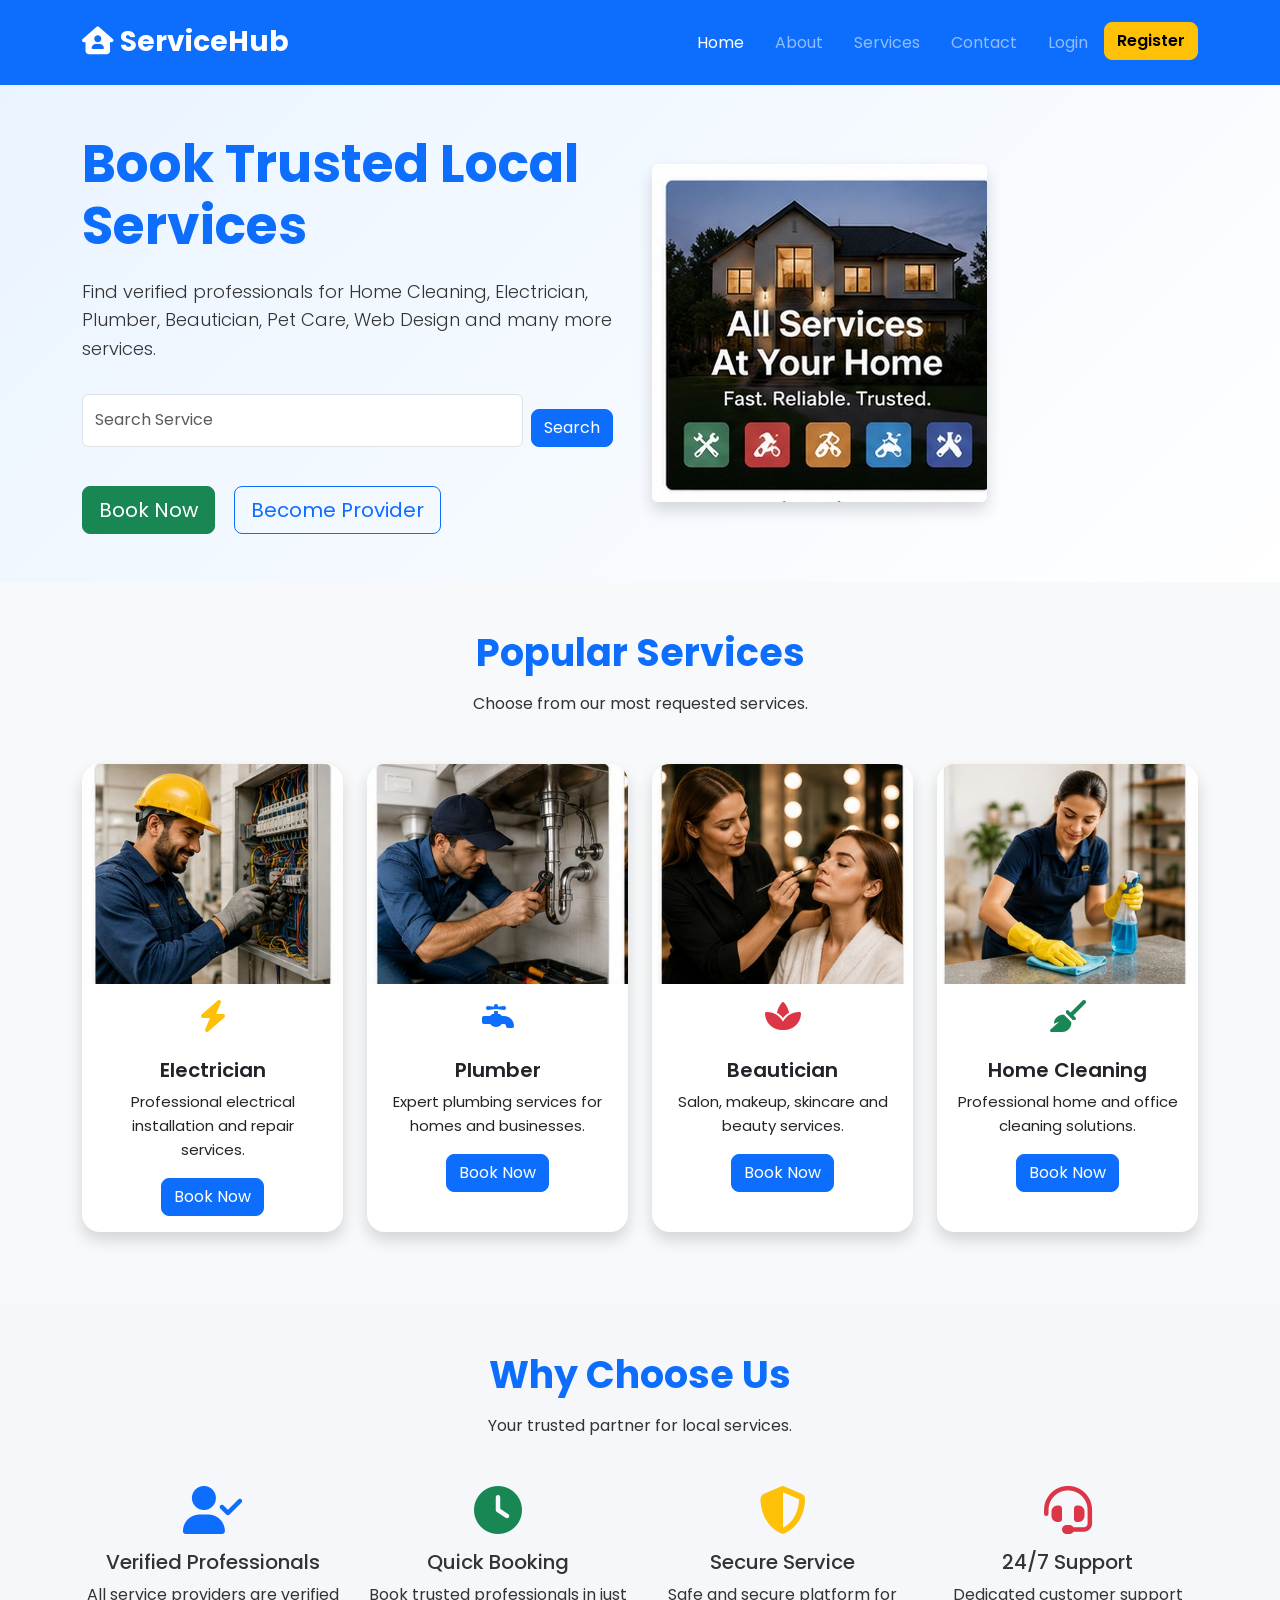
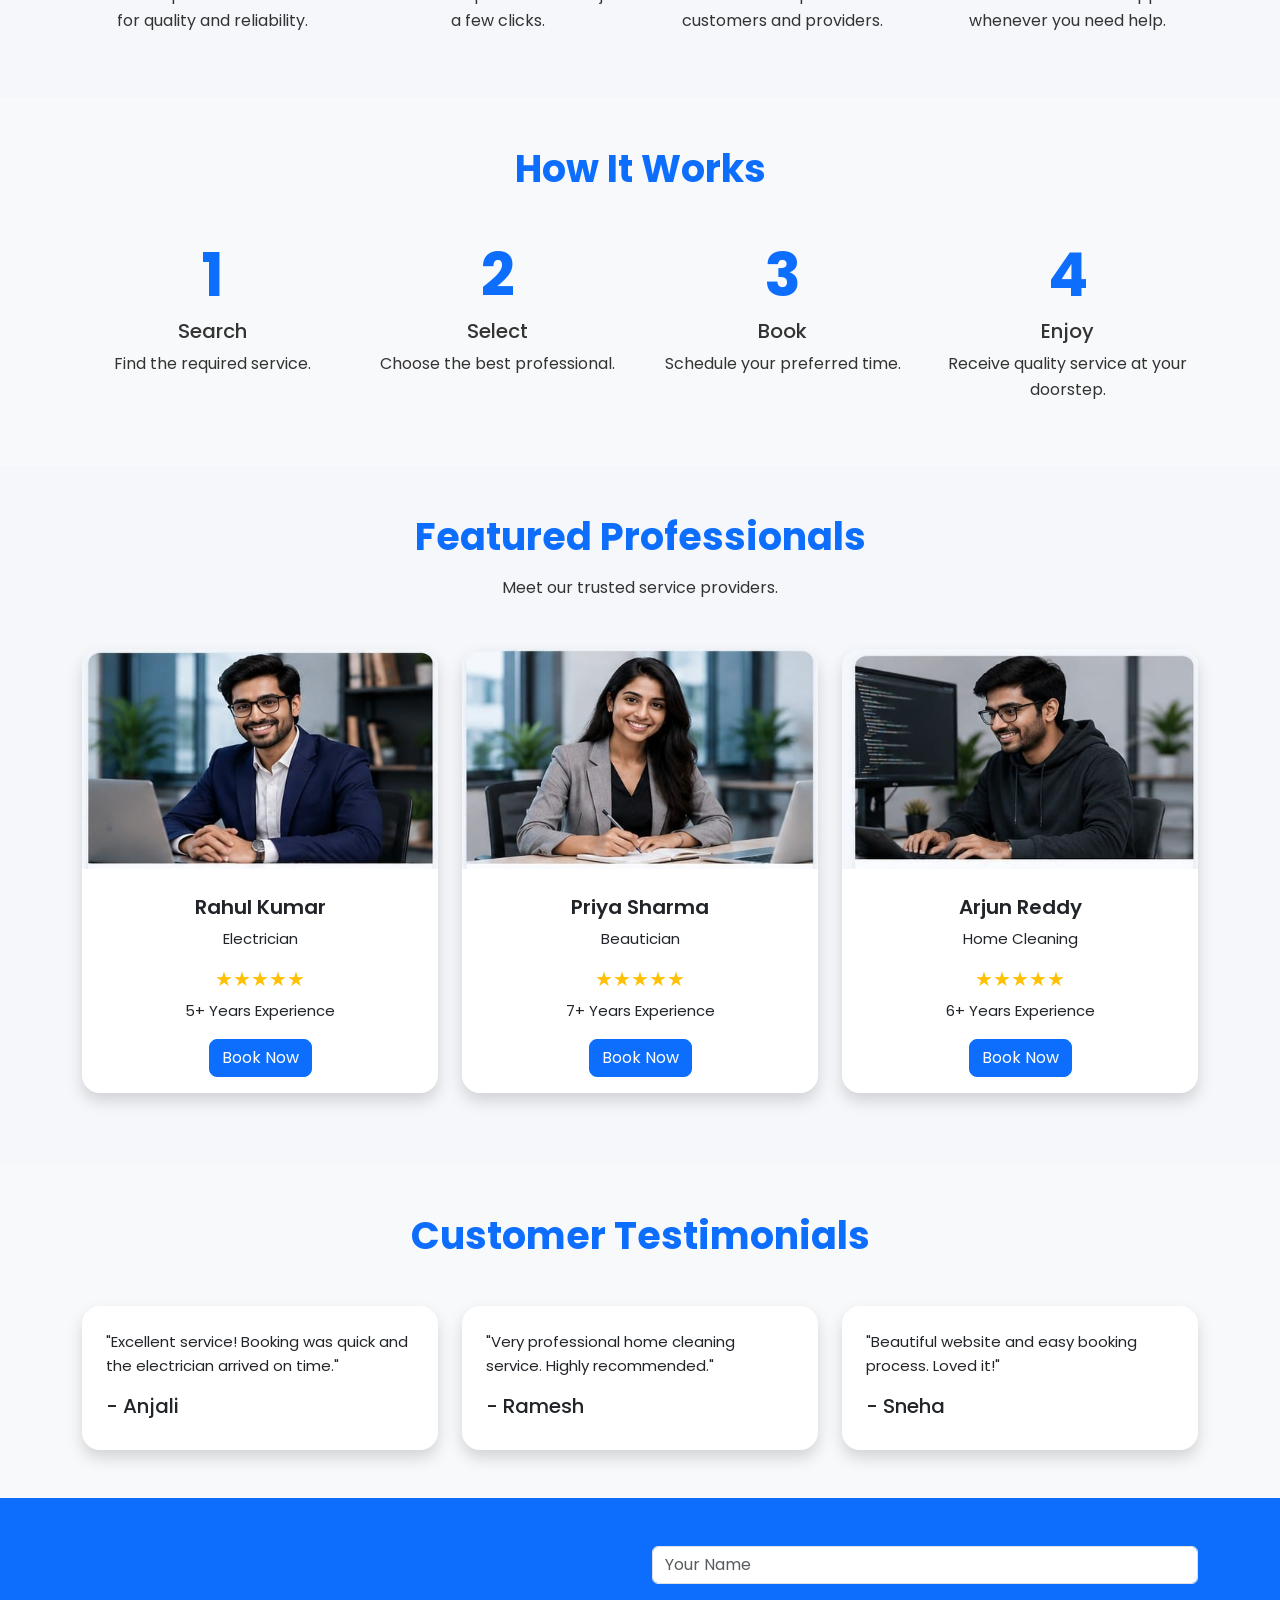
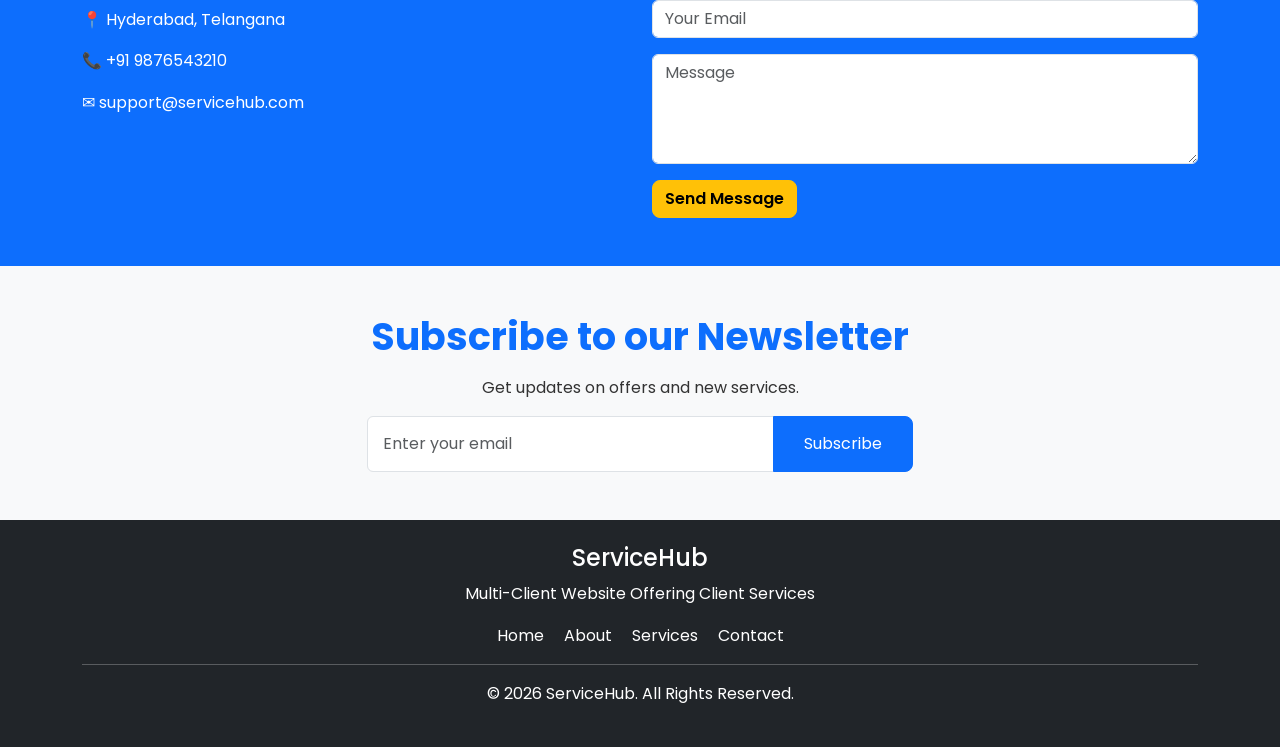
<file: index.html>
<!DOCTYPE html>
<html lang="en">

<head>
    <meta charset="UTF-8">
    <meta name="viewport" content="width=device-width, initial-scale=1.0">
    <title>Multi-Client Website Offering Client Services</title>

    <!-- Bootstrap CSS -->
    <link href="https://cdn.jsdelivr.net/npm/bootstrap@5.3.3/dist/css/bootstrap.min.css" rel="stylesheet">

    <!-- Font Awesome -->
    <link rel="stylesheet"
        href="https://cdnjs.cloudflare.com/ajax/libs/font-awesome/6.6.0/css/all.min.css">

    <!-- Google Font -->
    <link href="https://fonts.googleapis.com/css2?family=Poppins:wght@300;400;500;600;700&display=swap"
        rel="stylesheet">

    <!-- CSS -->
    <link rel="stylesheet" href="css/style.css">
</head>

<body>

<!-- ================= NAVBAR ================= -->

<nav class="navbar navbar-expand-lg navbar-dark bg-primary sticky-top">
    <div class="container">

        <a class="navbar-brand fw-bold" href="#">
            <i class="fa-solid fa-house-user"></i>
            ServiceHub
        </a>

        <button class="navbar-toggler" type="button"
            data-bs-toggle="collapse"
            data-bs-target="#navbarNav">

            <span class="navbar-toggler-icon"></span>

        </button>

        <div class="collapse navbar-collapse" id="navbarNav">

            <ul class="navbar-nav ms-auto">

                <li class="nav-item">
                    <a class="nav-link active" href="#">Home</a>
                </li>

                <li class="nav-item">
                    <a class="nav-link" href="about.html">About</a>
                </li>

                <li class="nav-item">
                    <a class="nav-link" href="services.html">Services</a>
                </li>

                <li class="nav-item">
                    <a class="nav-link" href="contact.html">Contact</a>
                </li>

                <li class="nav-item">
                    <a class="nav-link" href="login.html">Login</a>
                </li>

                <li class="nav-item ms-2">
                    <a class="btn btn-warning" href="register.html">
                        Register
                    </a>
                </li>

            </ul>

        </div>

    </div>
</nav>

<!-- ================= HERO SECTION ================= -->

<section class="hero py-5">

    <div class="container">

        <div class="row align-items-center">

            <div class="col-lg-6">

                <h1 class="display-4 fw-bold">
                    Book Trusted Local Services
                </h1>

                <p class="lead mt-3">
                    Find verified professionals for
                    Home Cleaning,
                    Electrician,
                    Plumber,
                    Beautician,
                    Pet Care,
                    Web Design
                    and many more services.
                </p>

                <form class="d-flex mt-4">

                    <input
                        type="text"
                        class="form-control me-2"
                        placeholder="Search Service">

                    <button
                        class="btn btn-primary">

                        Search

                    </button>

                </form>

                <div class="mt-4">

                    <a href="services.html"
                        class="btn btn-success btn-lg">

                        Book Now

                    </a>

                    <a href="register.html"
                        class="btn btn-outline-primary btn-lg">

                        Become Provider

                    </a>

                </div>

            </div>

            <div class="col-lg-6">

                <img
                    src="images/hero.jpeg"
                    class="img-fluid rounded shadow"
                    alt="Hero">

            </div>

        </div>

    </div>

</section>

<!-- ================= SERVICES ================= -->

<section class="py-5">

<div class="container">

<div class="text-center">

<h2 class="fw-bold">
Popular Services
</h2>

<p>
Choose from our most requested services.
</p>

</div>

<div class="row mt-5">
    <!-- ================= SERVICE CARDS ================= -->

<div class="col-md-3 mb-4">

<div class="card shadow border-0 h-100">

<img src="images/electrician.jpeg"
class="card-img-top"
alt="Electrician">

<div class="card-body text-center">

<i class="fa-solid fa-bolt fa-2x text-warning mb-3"></i>

<h5>Electrician</h5>

<p>Professional electrical installation and repair services.</p>

<a href="services.html"
class="btn btn-primary">
Book Now
</a>

</div>

</div>

</div>

<div class="col-md-3 mb-4">

<div class="card shadow border-0 h-100">

<img src="images/plumber.jpeg"
class="card-img-top"
alt="Plumber">

<div class="card-body text-center">

<i class="fa-solid fa-faucet fa-2x text-primary mb-3"></i>

<h5>Plumber</h5>

<p>Expert plumbing services for homes and businesses.</p>

<a href="services.html"
class="btn btn-primary">
Book Now
</a>

</div>

</div>

</div>

<div class="col-md-3 mb-4">

<div class="card shadow border-0 h-100">

<img src="images/beautician.jpeg"
class="card-img-top"
alt="Beautician">

<div class="card-body text-center">

<i class="fa-solid fa-spa fa-2x text-danger mb-3"></i>

<h5>Beautician</h5>

<p>Salon, makeup, skincare and beauty services.</p>

<a href="services.html"
class="btn btn-primary">
Book Now
</a>

</div>

</div>

</div>

<div class="col-md-3 mb-4">

<div class="card shadow border-0 h-100">

<img src="images/cleaning.jpeg"
class="card-img-top"
alt="Cleaning">

<div class="card-body text-center">

<i class="fa-solid fa-broom fa-2x text-success mb-3"></i>

<h5>Home Cleaning</h5>

<p>Professional home and office cleaning solutions.</p>

<a href="services.html"
class="btn btn-primary">
Book Now
</a>

</div>

</div>

</div>

</div>

</div>

</section>

<!-- ================= WHY CHOOSE US ================= -->

<section class="py-5 bg-light">

<div class="container">

<div class="text-center mb-5">

<h2 class="fw-bold">
Why Choose Us
</h2>

<p>Your trusted partner for local services.</p>

</div>

<div class="row text-center">

<div class="col-md-3">

<i class="fa-solid fa-user-check fa-3x text-primary mb-3"></i>

<h5>Verified Professionals</h5>

<p>All service providers are verified for quality and reliability.</p>

</div>

<div class="col-md-3">

<i class="fa-solid fa-clock fa-3x text-success mb-3"></i>

<h5>Quick Booking</h5>

<p>Book trusted professionals in just a few clicks.</p>

</div>

<div class="col-md-3">

<i class="fa-solid fa-shield-halved fa-3x text-warning mb-3"></i>

<h5>Secure Service</h5>

<p>Safe and secure platform for customers and providers.</p>

</div>

<div class="col-md-3">

<i class="fa-solid fa-headset fa-3x text-danger mb-3"></i>

<h5>24/7 Support</h5>

<p>Dedicated customer support whenever you need help.</p>

</div>

</div>

</div>

</section>

<!-- ================= HOW IT WORKS ================= -->

<section class="py-5">

<div class="container">

<div class="text-center mb-5">

<h2 class="fw-bold">
How It Works
</h2>

</div>

<div class="row text-center">

<div class="col-md-3">

<h1 class="text-primary">1</h1>

<h5>Search</h5>

<p>Find the required service.</p>

</div>

<div class="col-md-3">

<h1 class="text-primary">2</h1>

<h5>Select</h5>

<p>Choose the best professional.</p>

</div>

<div class="col-md-3">

<h1 class="text-primary">3</h1>

<h5>Book</h5>

<p>Schedule your preferred time.</p>

</div>

<div class="col-md-3">

<h1 class="text-primary">4</h1>

<h5>Enjoy</h5>

<p>Receive quality service at your doorstep.</p>

</div>

</div>

</div>

</section>
<!-- ================= FEATURED PROFESSIONALS ================= -->

<section class="py-5 bg-light">

<div class="container">

<div class="text-center mb-5">

<h2 class="fw-bold">
Featured Professionals
</h2>

<p>Meet our trusted service providers.</p>

</div>

<div class="row">

<div class="col-md-4 mb-4">

<div class="card shadow border-0">

<img src="images/provider1.jpeg" class="card-img-top" alt="Provider">

<div class="card-body text-center">

<h5>Rahul Kumar</h5>

<p>Electrician</p>

<h6 class="text-warning">
★★★★★
</h6>

<p>5+ Years Experience</p>

<a href="booking.html" class="btn btn-primary">
Book Now
</a>

</div>

</div>

</div>

<div class="col-md-4 mb-4">

<div class="card shadow border-0">

<img src="images/provider2.jpeg" class="card-img-top" alt="Provider">

<div class="card-body text-center">

<h5>Priya Sharma</h5>

<p>Beautician</p>

<h6 class="text-warning">
★★★★★
</h6>

<p>7+ Years Experience</p>

<a href="booking.html" class="btn btn-primary">
Book Now
</a>

</div>

</div>

</div>

<div class="col-md-4 mb-4">

<div class="card shadow border-0">

<img src="images/provider3.jpeg" class="card-img-top" alt="Provider">

<div class="card-body text-center">

<h5>Arjun Reddy</h5>

<p>Home Cleaning</p>

<h6 class="text-warning">
★★★★★
</h6>

<p>6+ Years Experience</p>

<a href="booking.html" class="btn btn-primary">
Book Now
</a>

</div>

</div>

</div>

</div>

</div>

</section>

<!-- ================= TESTIMONIALS ================= -->

<section class="py-5">

<div class="container">

<div class="text-center mb-5">

<h2 class="fw-bold">
Customer Testimonials
</h2>

</div>

<div class="row">

<div class="col-md-4">

<div class="card shadow border-0 p-4">

<p>
"Excellent service! Booking was quick and the electrician arrived on time."
</p>

<h5>- Anjali</h5>

</div>

</div>

<div class="col-md-4">

<div class="card shadow border-0 p-4">

<p>
"Very professional home cleaning service. Highly recommended."
</p>

<h5>- Ramesh</h5>

</div>

</div>

<div class="col-md-4">

<div class="card shadow border-0 p-4">

<p>
"Beautiful website and easy booking process. Loved it!"
</p>

<h5>- Sneha</h5>

</div>

</div>

</div>

</div>

</section>

<!-- ================= CONTACT ================= -->

<section class="py-5 bg-primary text-white">

<div class="container">

<div class="row">

<div class="col-lg-6">

<h2>Contact Us</h2>

<p>
📍 Hyderabad, Telangana
</p>

<p>
📞 +91 9876543210
</p>

<p>
✉ support@servicehub.com
</p>

</div>

<div class="col-lg-6">

<form>

<input
type="text"
class="form-control mb-3"
placeholder="Your Name">

<input
type="email"
class="form-control mb-3"
placeholder="Your Email">

<textarea
class="form-control mb-3"
rows="4"
placeholder="Message"></textarea>

<button
class="btn btn-warning">

Send Message

</button>

</form>

</div>

</div>

</div>

</section>

<!-- ================= NEWSLETTER ================= -->

<section class="py-5">

<div class="container text-center">

<h2>
Subscribe to our Newsletter
</h2>

<p>
Get updates on offers and new services.
</p>

<div class="row justify-content-center">

<div class="col-md-6">

<div class="input-group">

<input
type="email"
class="form-control"
placeholder="Enter your email">

<button
class="btn btn-primary">

Subscribe

</button>

</div>

</div>

</div>

</div>

</section>

<!-- ================= FOOTER ================= -->

<footer class="bg-dark text-white text-center py-4">

<div class="container">

<h4>ServiceHub</h4>

<p>
Multi-Client Website Offering Client Services
</p>

<p>

<a href="#" class="text-white me-3">Home</a>

<a href="about.html" class="text-white me-3">About</a>

<a href="services.html" class="text-white me-3">Services</a>

<a href="contact.html" class="text-white">

Contact

</a>

</p>

<hr class="bg-white">

<p>

© 2026 ServiceHub. All Rights Reserved.

</p>

</div>

</footer>

<!-- Bootstrap JS -->

<script src="https://cdn.jsdelivr.net/npm/bootstrap@5.3.3/dist/js/bootstrap.bundle.min.js"></script>

<script src="js/script.js"></script>

</body>

</html>
</file>
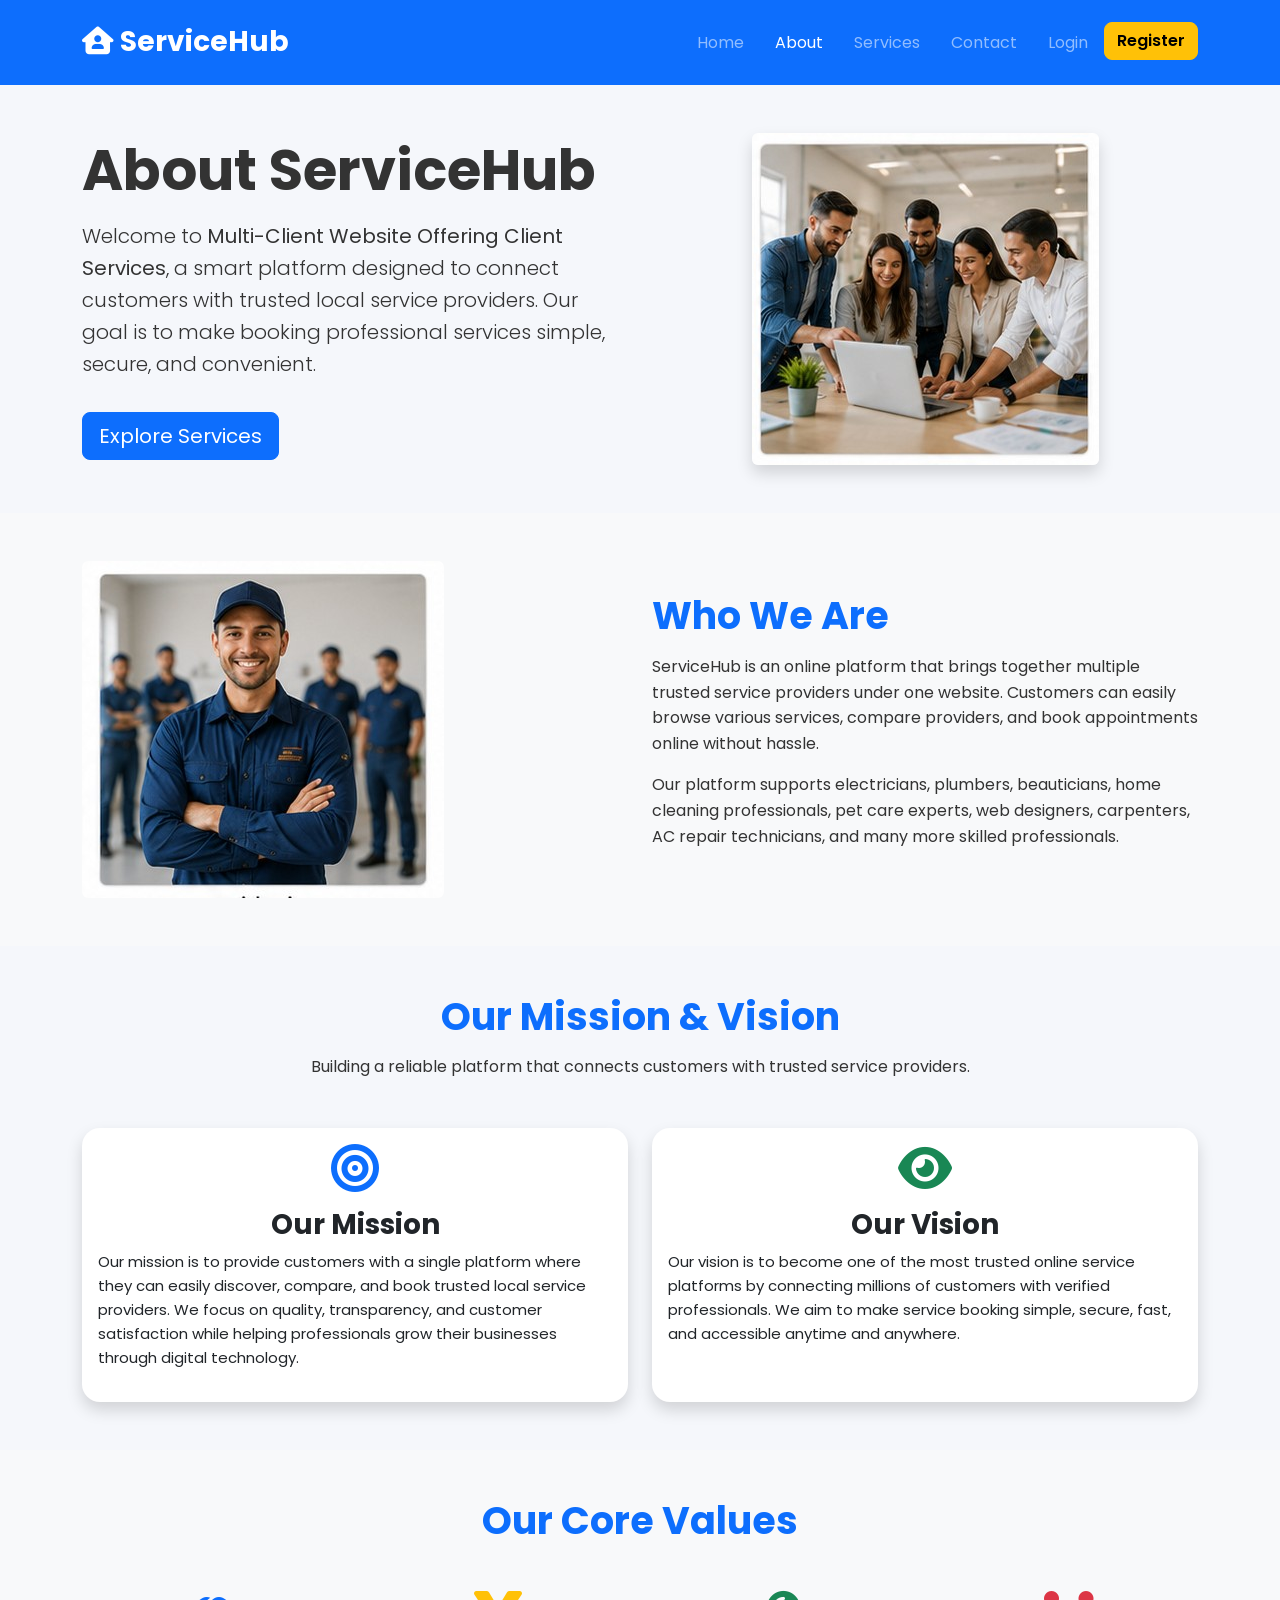
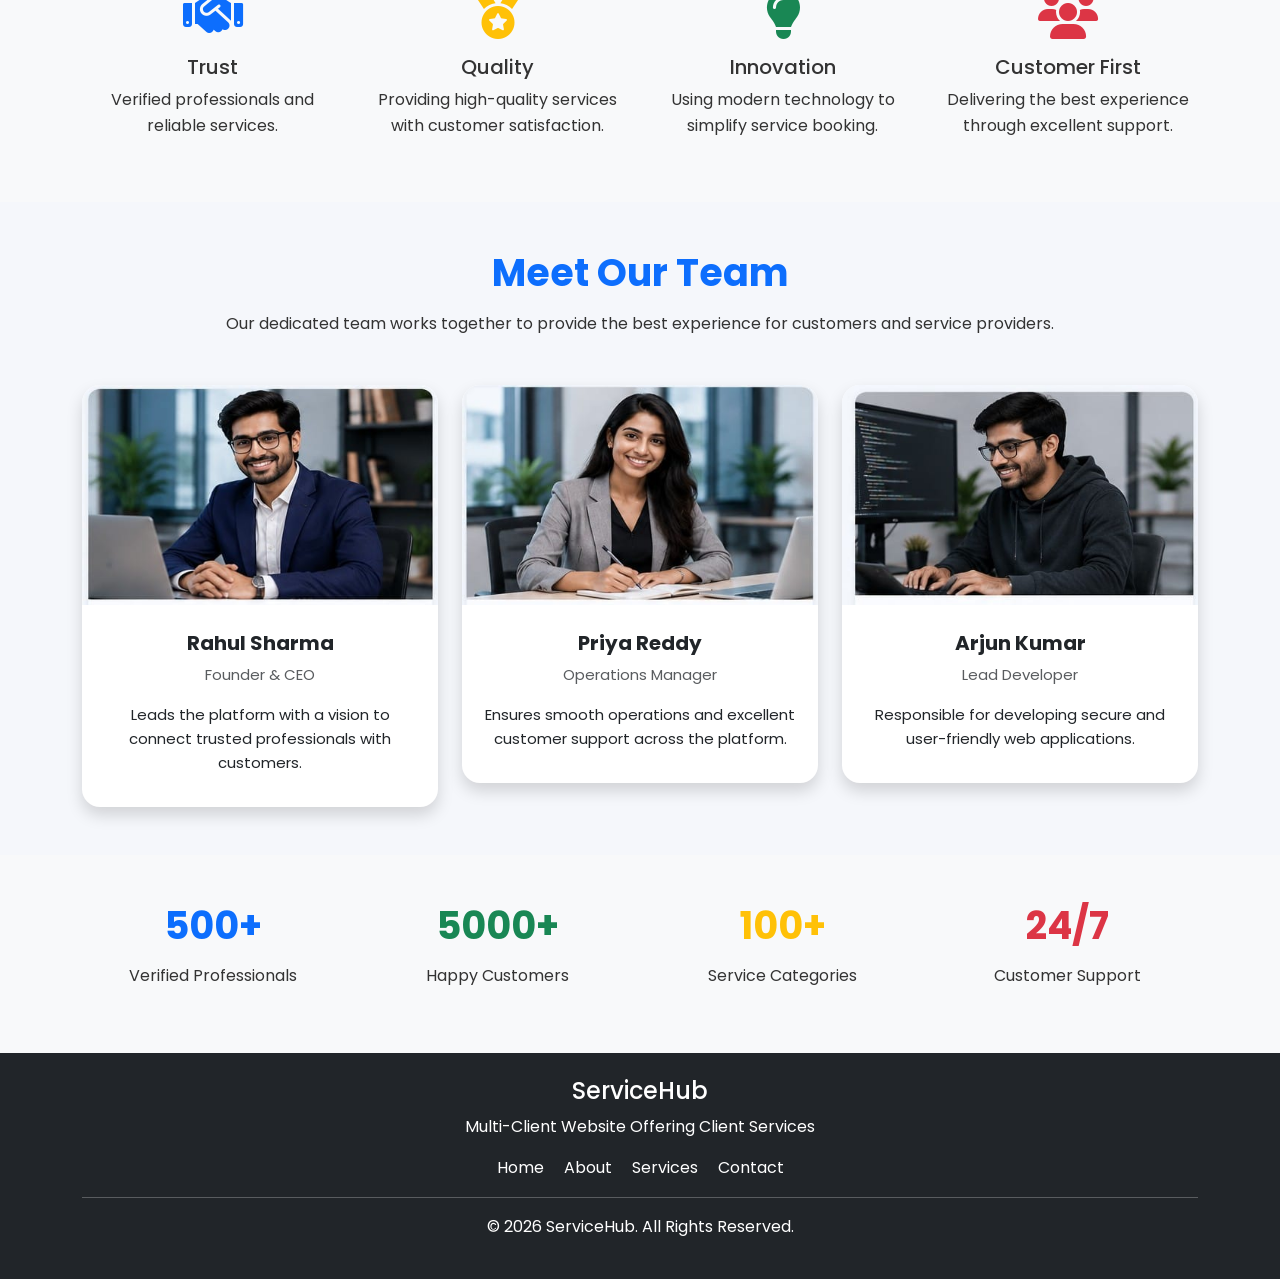
<file: about.html>
<!DOCTYPE html>
<html lang="en">

<head>

    <meta charset="UTF-8">
    <meta name="viewport" content="width=device-width, initial-scale=1.0">

    <title>About Us | Multi-Client Website Offering Client Services</title>

    <!-- Bootstrap -->

    <link href="https://cdn.jsdelivr.net/npm/bootstrap@5.3.3/dist/css/bootstrap.min.css" rel="stylesheet">

    <!-- Font Awesome -->

    <link rel="stylesheet"
        href="https://cdnjs.cloudflare.com/ajax/libs/font-awesome/6.6.0/css/all.min.css">

    <!-- Google Font -->

    <link href="https://fonts.googleapis.com/css2?family=Poppins:wght@300;400;500;600;700&display=swap"
        rel="stylesheet">

    <!-- CSS -->

    <link rel="stylesheet" href="css/style.css">

</head>

<body>

<!-- ================= NAVBAR ================= -->

<nav class="navbar navbar-expand-lg navbar-dark bg-primary sticky-top">

<div class="container">

<a class="navbar-brand fw-bold" href="index.html">

<i class="fa-solid fa-house-user"></i>

ServiceHub

</a>

<button class="navbar-toggler"

type="button"

data-bs-toggle="collapse"

data-bs-target="#navbarNav">

<span class="navbar-toggler-icon"></span>

</button>

<div class="collapse navbar-collapse"

id="navbarNav">

<ul class="navbar-nav ms-auto">

<li class="nav-item">

<a class="nav-link"

href="index.html">

Home

</a>

</li>

<li class="nav-item">

<a class="nav-link active"

href="about.html">

About

</a>

</li>

<li class="nav-item">

<a class="nav-link"

href="services.html">

Services

</a>

</li>

<li class="nav-item">

<a class="nav-link"

href="contact.html">

Contact

</a>

</li>

<li class="nav-item">

<a class="nav-link"

href="login.html">

Login

</a>

</li>

<li class="nav-item ms-2">

<a class="btn btn-warning"

href="register.html">

Register

</a>

</li>

</ul>

</div>

</div>

</nav>

<!-- ================= HERO ================= -->

<section class="py-5 bg-light">

<div class="container">

<div class="row align-items-center">

<div class="col-lg-6">

<h1 class="display-4 fw-bold">

About ServiceHub

</h1>

<p class="lead mt-3">

Welcome to <strong>Multi-Client Website Offering Client Services</strong>,
a smart platform designed to connect customers with trusted local
service providers. Our goal is to make booking professional services
simple, secure, and convenient.

</p>

<a href="services.html"

class="btn btn-primary btn-lg mt-3">

Explore Services

</a>

</div>

<div class="col-lg-6 text-center">

<img src="images/about.jpeg"

class="img-fluid rounded shadow"

alt="About">

</div>

</div>

</div>

</section>

<!-- ================= ABOUT SECTION ================= -->

<section class="py-5">

<div class="container">

<div class="row align-items-center">

<div class="col-lg-6">

<img src="images/provider.jpeg"

class="img-fluid rounded"

alt="Company">

</div>

<div class="col-lg-6">

<h2 class="fw-bold text-primary">

Who We Are

</h2>

<p>

ServiceHub is an online platform that brings together
multiple trusted service providers under one website.
Customers can easily browse various services, compare
providers, and book appointments online without hassle.

</p>

<p>

Our platform supports electricians, plumbers,
beauticians, home cleaning professionals,
pet care experts, web designers,
carpenters, AC repair technicians,
and many more skilled professionals.

</p>

</div>

</div>

</div>

</section>
<!-- ================= MISSION & VISION ================= -->

<section class="py-5 bg-light">

<div class="container">

<div class="text-center mb-5">

<h2 class="fw-bold text-primary">
Our Mission & Vision
</h2>

<p>
Building a reliable platform that connects customers with trusted service providers.
</p>

</div>

<div class="row">

<div class="col-md-6">

<div class="card shadow border-0 h-100">

<div class="card-body">

<div class="text-center">

<i class="fa-solid fa-bullseye fa-3x text-primary mb-3"></i>

<h3 class="fw-bold">
Our Mission
</h3>

</div>

<p>

Our mission is to provide customers with a single platform
where they can easily discover, compare, and book trusted
local service providers. We focus on quality, transparency,
and customer satisfaction while helping professionals grow
their businesses through digital technology.

</p>

</div>

</div>

</div>

<div class="col-md-6">

<div class="card shadow border-0 h-100">

<div class="card-body">

<div class="text-center">

<i class="fa-solid fa-eye fa-3x text-success mb-3"></i>

<h3 class="fw-bold">
Our Vision
</h3>

</div>

<p>

Our vision is to become one of the most trusted online
service platforms by connecting millions of customers with
verified professionals. We aim to make service booking
simple, secure, fast, and accessible anytime and anywhere.

</p>

</div>

</div>

</div>

</div>

</div>

</section>

<!-- ================= OUR VALUES ================= -->

<section class="py-5">

<div class="container">

<div class="text-center mb-5">

<h2 class="fw-bold text-primary">
Our Core Values
</h2>

</div>

<div class="row text-center">

<div class="col-md-3">

<i class="fa-solid fa-handshake fa-3x text-primary mb-3"></i>

<h5>Trust</h5>

<p>
Verified professionals and reliable services.
</p>

</div>

<div class="col-md-3">

<i class="fa-solid fa-medal fa-3x text-warning mb-3"></i>

<h5>Quality</h5>

<p>
Providing high-quality services with customer satisfaction.
</p>

</div>

<div class="col-md-3">

<i class="fa-solid fa-lightbulb fa-3x text-success mb-3"></i>

<h5>Innovation</h5>

<p>
Using modern technology to simplify service booking.
</p>

</div>

<div class="col-md-3">

<i class="fa-solid fa-users fa-3x text-danger mb-3"></i>

<h5>Customer First</h5>

<p>
Delivering the best experience through excellent support.
</p>

</div>

</div>

</div>

</section>
<!-- ================= OUR TEAM ================= -->

<section class="py-5 bg-light">

<div class="container">

<div class="text-center mb-5">

<h2 class="fw-bold text-primary">
Meet Our Team
</h2>

<p>
Our dedicated team works together to provide the best experience for customers and service providers.
</p>

</div>

<div class="row">

<div class="col-md-4">

<div class="card shadow border-0 text-center">

<img src="images/team1.jpeg" class="card-img-top" alt="CEO">

<div class="card-body">

<h5 class="fw-bold">
Rahul Sharma
</h5>

<p class="text-muted">
Founder & CEO
</p>

<p>
Leads the platform with a vision to connect trusted professionals with customers.
</p>

</div>

</div>

</div>

<div class="col-md-4">

<div class="card shadow border-0 text-center">

<img src="images/team2.jpeg" class="card-img-top" alt="Manager">

<div class="card-body">

<h5 class="fw-bold">
Priya Reddy
</h5>

<p class="text-muted">
Operations Manager
</p>

<p>
Ensures smooth operations and excellent customer support across the platform.
</p>

</div>

</div>

</div>

<div class="col-md-4">

<div class="card shadow border-0 text-center">

<img src="images/team3.jpeg" class="card-img-top" alt="Developer">

<div class="card-body">

<h5 class="fw-bold">
Arjun Kumar
</h5>

<p class="text-muted">
Lead Developer
</p>

<p>
Responsible for developing secure and user-friendly web applications.
</p>

</div>

</div>

</div>

</div>

</div>

</section>

<!-- ================= COMPANY STATS ================= -->

<section class="py-5">

<div class="container">

<div class="row text-center">

<div class="col-md-3">

<h2 class="text-primary fw-bold">500+</h2>

<p>Verified Professionals</p>

</div>

<div class="col-md-3">

<h2 class="text-success fw-bold">5000+</h2>

<p>Happy Customers</p>

</div>

<div class="col-md-3">

<h2 class="text-warning fw-bold">100+</h2>

<p>Service Categories</p>

</div>

<div class="col-md-3">

<h2 class="text-danger fw-bold">24/7</h2>

<p>Customer Support</p>

</div>

</div>

</div>

</section>

<!-- ================= FOOTER ================= -->

<footer class="bg-dark text-white text-center py-4">

<div class="container">

<h4>ServiceHub</h4>

<p>
Multi-Client Website Offering Client Services
</p>

<p>

<a href="index.html" class="text-white me-3">Home</a>

<a href="about.html" class="text-white me-3">About</a>

<a href="services.html" class="text-white me-3">Services</a>

<a href="contact.html" class="text-white">Contact</a>

</p>

<hr class="bg-white">

<p>

© 2026 ServiceHub. All Rights Reserved.

</p>

</div>

</footer>

<!-- Bootstrap JS -->

<script src="https://cdn.jsdelivr.net/npm/bootstrap@5.3.3/dist/js/bootstrap.bundle.min.js"></script>

<script src="js/script.js"></script>

</body>

</html>
</file>
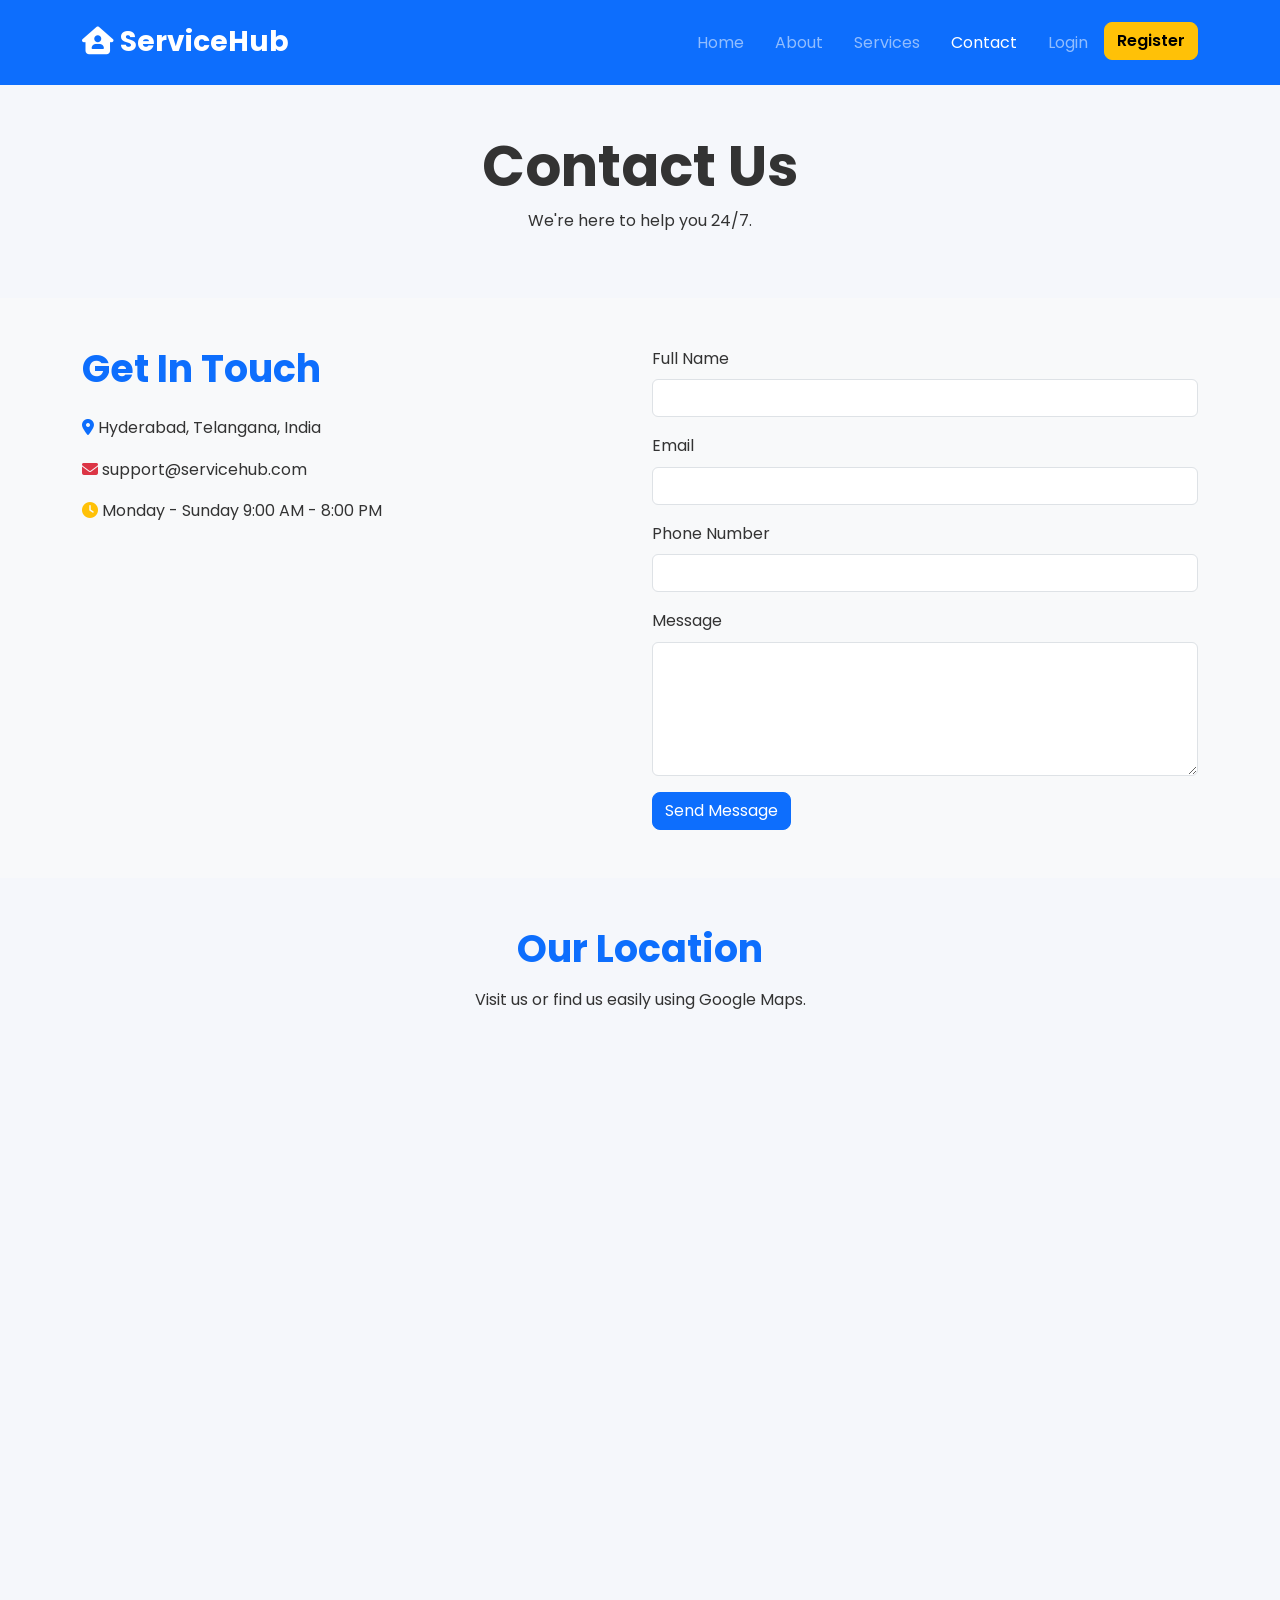
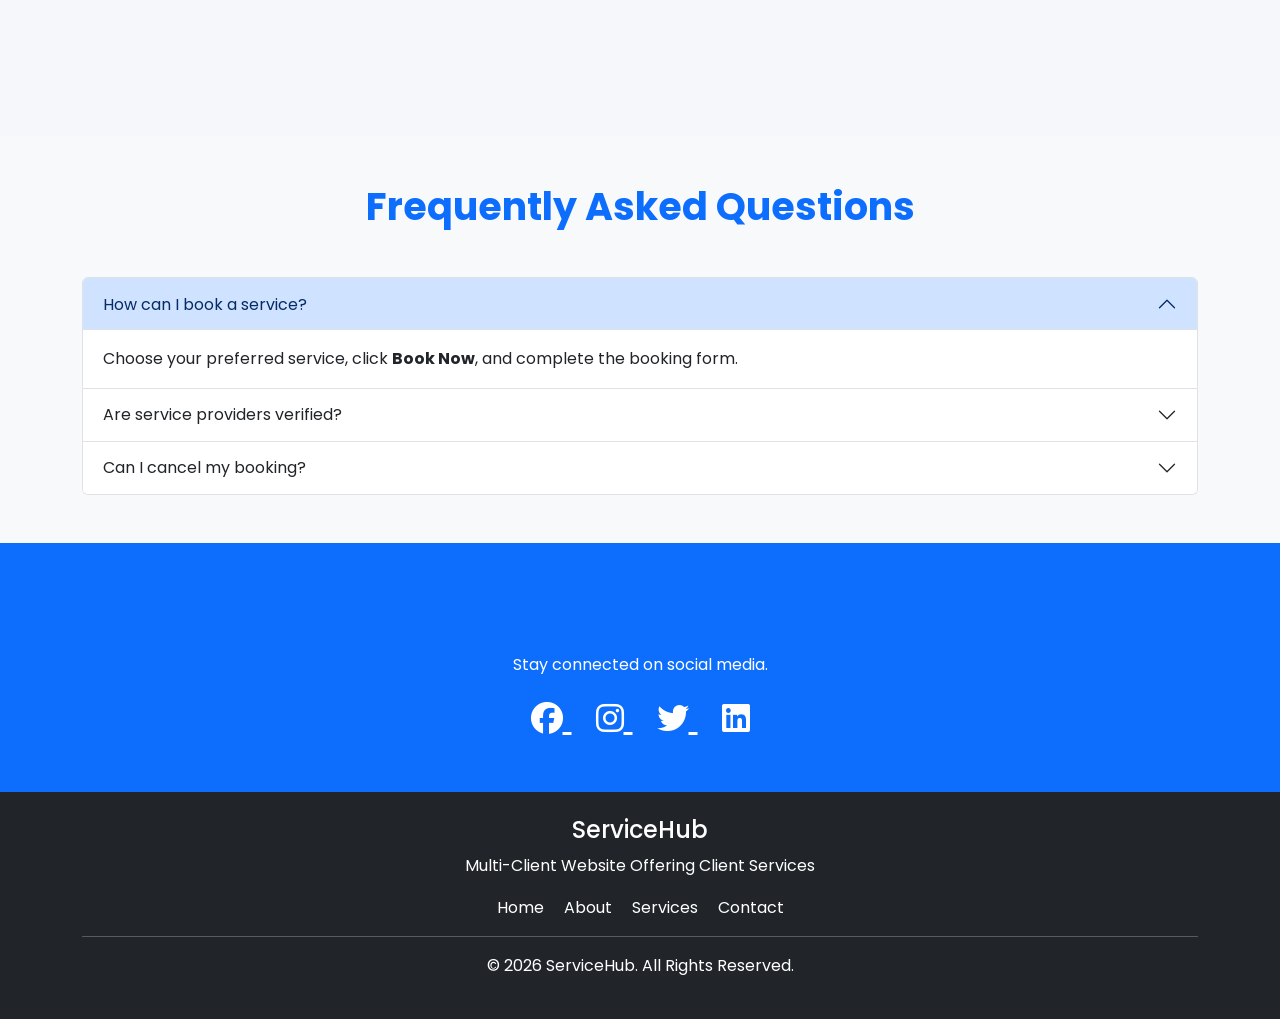
<file: contact.html>
<!DOCTYPE html>
<html lang="en">

<head>

<meta charset="UTF-8">
<meta name="viewport" content="width=device-width, initial-scale=1.0">

<title>Contact | ServiceHub</title>

<link href="https://cdn.jsdelivr.net/npm/bootstrap@5.3.3/dist/css/bootstrap.min.css" rel="stylesheet">

<link rel="stylesheet"
href="https://cdnjs.cloudflare.com/ajax/libs/font-awesome/6.6.0/css/all.min.css">

<link rel="stylesheet" href="css/style.css">

</head>

<body>

<!-- Navbar -->

<nav class="navbar navbar-expand-lg navbar-dark bg-primary">

<div class="container">

<a class="navbar-brand fw-bold" href="index.html">

<i class="fa-solid fa-house-user"></i>

ServiceHub

</a>

<button class="navbar-toggler"

type="button"

data-bs-toggle="collapse"

data-bs-target="#navbarNav">

<span class="navbar-toggler-icon"></span>

</button>

<div class="collapse navbar-collapse"

id="navbarNav">

<ul class="navbar-nav ms-auto">

<li class="nav-item">

<a class="nav-link"

href="index.html">

Home

</a>

</li>

<li class="nav-item">

<a class="nav-link"

href="about.html">

About

</a>

</li>

<li class="nav-item">

<a class="nav-link"

href="services.html">

Services

</a>

</li>

<li class="nav-item">

<a class="nav-link active"

href="contact.html">

Contact

</a>

</li>

<li class="nav-item">

<a class="nav-link"

href="login.html">

Login

</a>

</li>

<li class="nav-item ms-2">

<a class="btn btn-warning"

href="register.html">

Register

</a>

</li>

</ul>

</div>

</div>

</nav>

<!-- Hero -->

<section class="py-5 bg-light">

<div class="container text-center">

<h1 class="display-4 fw-bold">

Contact Us

</h1>

<p>

We're here to help you 24/7.

</p>

</div>

</section>

<!-- Contact -->

<section class="py-5">

<div class="container">

<div class="row">

<div class="col-lg-6">

<h2 class="mb-4">

Get In Touch

</h2>

<p>

<i class="fa-solid fa-location-dot text-primary"></i>

Hyderabad, Telangana, India

</p>


<p>

<i class="fa-solid fa-envelope text-danger"></i>

support@servicehub.com

</p>

<p>

<i class="fa-solid fa-clock text-warning"></i>

Monday - Sunday

9:00 AM - 8:00 PM

</p>

</div>

<div class="col-lg-6">

<form>

<div class="mb-3">

<label class="form-label">

Full Name

</label>

<input

type="text"

class="form-control"

required>

</div>

<div class="mb-3">

<label class="form-label">

Email

</label>

<input

type="email"

class="form-control"

required>

</div>

<div class="mb-3">

<label class="form-label">

Phone Number

</label>

<input

type="tel"

class="form-control"

required>

</div>

<div class="mb-3">

<label class="form-label">

Message

</label>

<textarea

class="form-control"

rows="5"

required>

</textarea>

</div>

<button

class="btn btn-primary">

Send Message

</button>

</form>

</div>

</div>

</div>

</section>
<!-- ================= GOOGLE MAP ================= -->

<section class="py-5 bg-light">

<div class="container">

<div class="text-center mb-5">

<h2 class="fw-bold text-primary">
Our Location
</h2>

<p>
Visit us or find us easily using Google Maps.
</p>

</div>

<div class="ratio ratio-16x9">

<iframe
src="https://www.google.com/maps?q=Hyderabad&output=embed"
allowfullscreen=""
loading="lazy">
</iframe>

</div>

</div>

</section>

<!-- ================= FAQ ================= -->

<section class="py-5">

<div class="container">

<div class="text-center mb-5">

<h2 class="fw-bold text-primary">
Frequently Asked Questions
</h2>

</div>

<div class="accordion" id="faq">

<div class="accordion-item">

<h2 class="accordion-header">

<button class="accordion-button"
type="button"
data-bs-toggle="collapse"
data-bs-target="#q1">

How can I book a service?

</button>

</h2>

<div id="q1"
class="accordion-collapse collapse show"
data-bs-parent="#faq">

<div class="accordion-body">

Choose your preferred service, click
<strong>Book Now</strong>, and complete the booking form.

</div>

</div>

</div>

<div class="accordion-item">

<h2 class="accordion-header">

<button class="accordion-button collapsed"
type="button"
data-bs-toggle="collapse"
data-bs-target="#q2">

Are service providers verified?

</button>

</h2>

<div id="q2"
class="accordion-collapse collapse"
data-bs-parent="#faq">

<div class="accordion-body">

Yes. Every provider is verified before joining our platform.

</div>

</div>

</div>

<div class="accordion-item">

<h2 class="accordion-header">

<button class="accordion-button collapsed"
type="button"
data-bs-toggle="collapse"
data-bs-target="#q3">

Can I cancel my booking?

</button>

</h2>

<div id="q3"
class="accordion-collapse collapse"
data-bs-parent="#faq">

<div class="accordion-body">

Yes. Users can cancel bookings before the scheduled service time.

</div>

</div>

</div>

</div>

</div>

</section>

<!-- ================= SOCIAL MEDIA ================= -->

<section class="py-5 bg-primary text-white">

<div class="container text-center">

<h2>
Follow Us
</h2>

<p>
Stay connected on social media.
</p>

<a href="#" class="text-white fs-2 me-4">
<i class="fab fa-facebook"></i>
</a>

<a href="#" class="text-white fs-2 me-4">
<i class="fab fa-instagram"></i>
</a>

<a href="#" class="text-white fs-2 me-4">
<i class="fab fa-twitter"></i>
</a>

<a href="#" class="text-white fs-2">
<i class="fab fa-linkedin"></i>
</a>

</div>

</section>

<!-- ================= FOOTER ================= -->

<footer class="bg-dark text-white text-center py-4">

<div class="container">

<h4>ServiceHub</h4>

<p>
Multi-Client Website Offering Client Services
</p>

<p>

<a href="index.html" class="text-white me-3">Home</a>

<a href="about.html" class="text-white me-3">About</a>

<a href="services.html" class="text-white me-3">Services</a>

<a href="contact.html" class="text-white">Contact</a>

</p>

<hr>

<p>

© 2026 ServiceHub. All Rights Reserved.

</p>

</div>

</footer>

<script src="https://cdn.jsdelivr.net/npm/bootstrap@5.3.3/dist/js/bootstrap.bundle.min.js"></script>

<script src="js/script.js"></script>

</body>

</html>
</file>
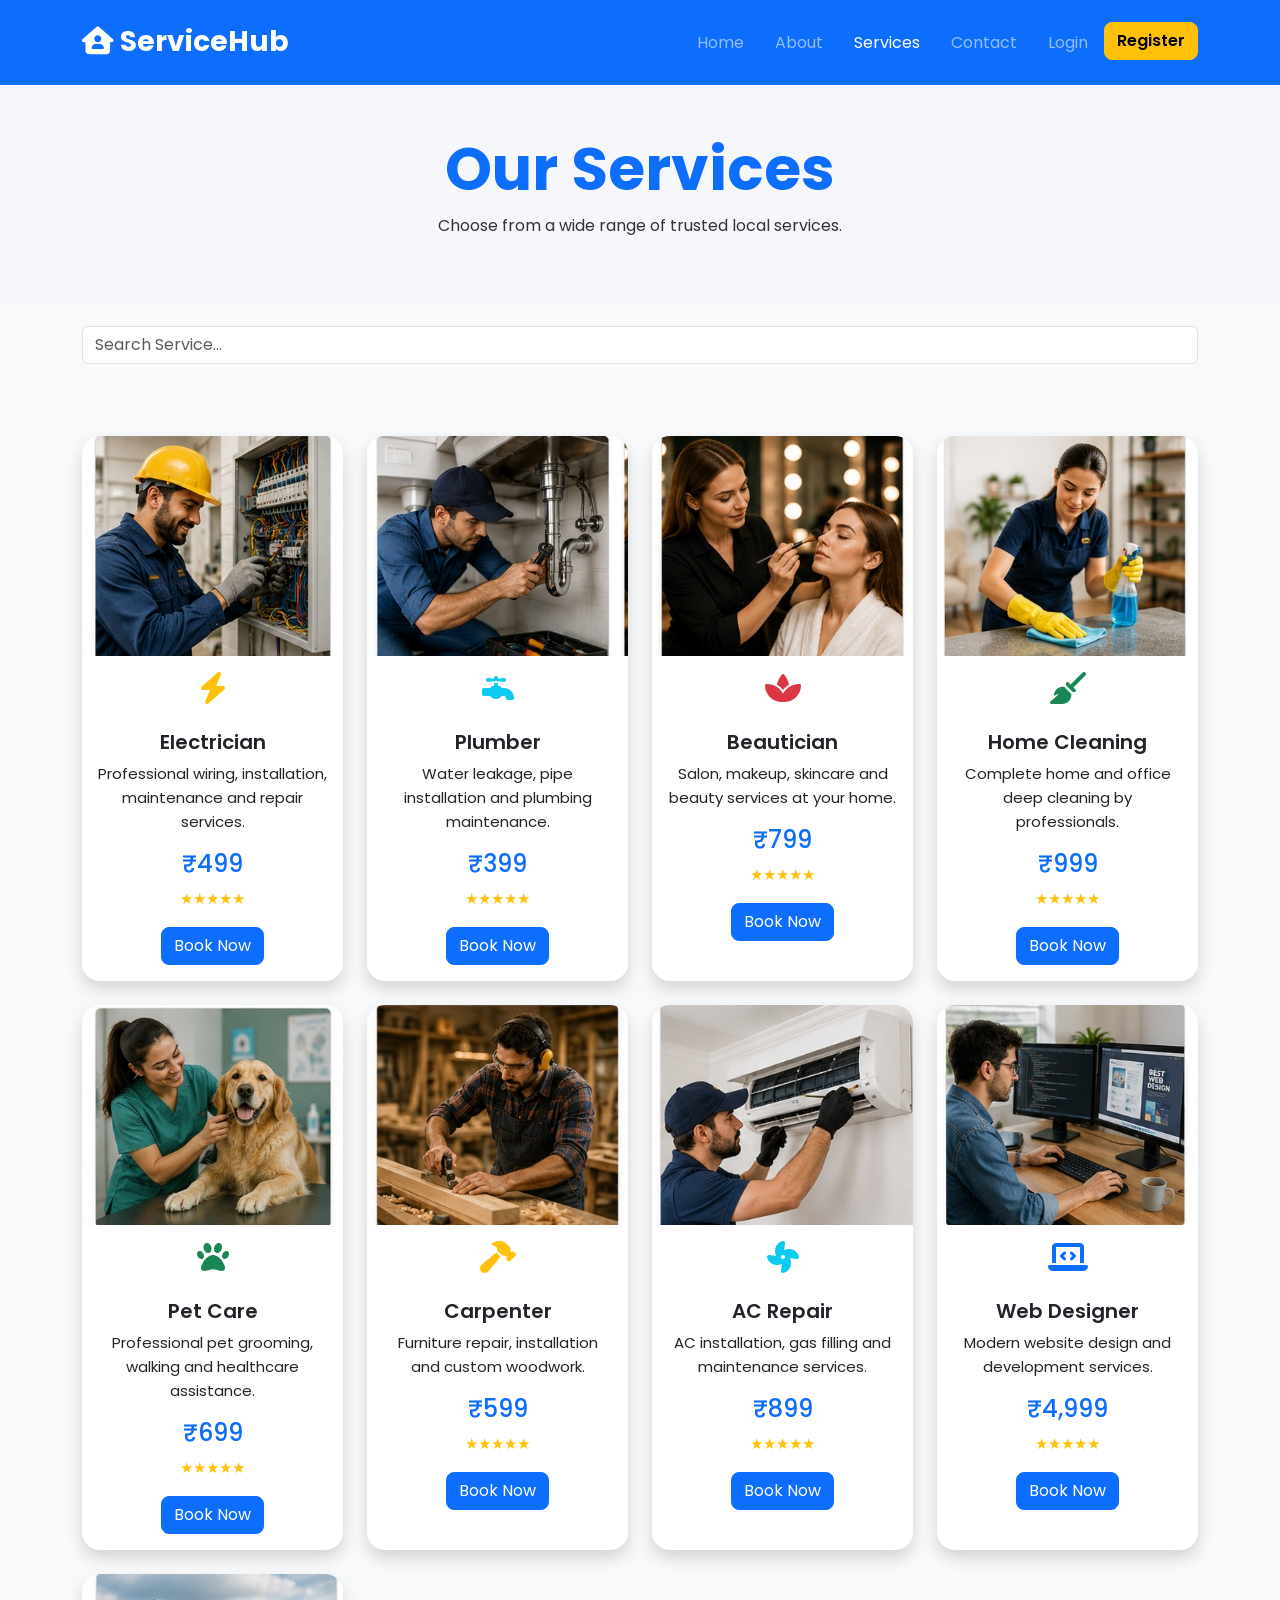
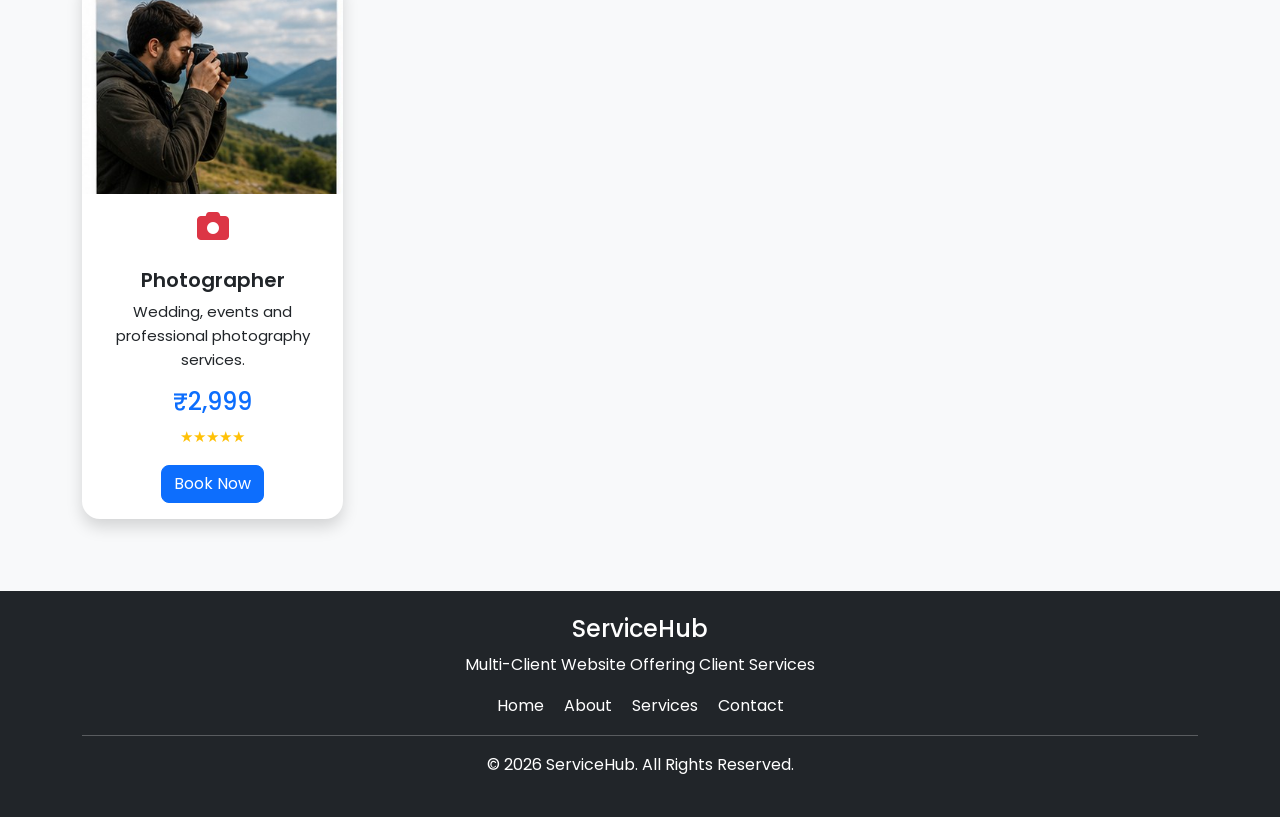
<file: services.html>
<!DOCTYPE html>
<html lang="en">

<head>

<meta charset="UTF-8">
<meta name="viewport" content="width=device-width, initial-scale=1.0">

<title>Services | ServiceHub</title>

<link href="https://cdn.jsdelivr.net/npm/bootstrap@5.3.3/dist/css/bootstrap.min.css" rel="stylesheet">

<link rel="stylesheet"
href="https://cdnjs.cloudflare.com/ajax/libs/font-awesome/6.6.0/css/all.min.css">

<link rel="stylesheet" href="css/style.css">

</head>

<body>

<!-- Navbar -->

<nav class="navbar navbar-expand-lg navbar-dark bg-primary sticky-top">

<div class="container">

<a class="navbar-brand fw-bold" href="index.html">

<i class="fa-solid fa-house-user"></i>

ServiceHub

</a>

<button class="navbar-toggler"
type="button"
data-bs-toggle="collapse"
data-bs-target="#navbarNav">

<span class="navbar-toggler-icon"></span>

</button>

<div class="collapse navbar-collapse"
id="navbarNav">

<ul class="navbar-nav ms-auto">

<li class="nav-item">

<a class="nav-link"
href="index.html">

Home

</a>

</li>

<li class="nav-item">

<a class="nav-link"
href="about.html">

About

</a>

</li>

<li class="nav-item">

<a class="nav-link active"
href="services.html">

Services

</a>

</li>

<li class="nav-item">

<a class="nav-link"
href="contact.html">

Contact

</a>

</li>

<li class="nav-item">

<a class="nav-link"
href="login.html">

Login

</a>

</li>

<li class="nav-item ms-2">

<a class="btn btn-warning"
href="register.html">

Register

</a>

</li>

</ul>

</div>

</div>

</nav>

<!-- Hero -->

<section class="py-5 bg-light">

<div class="container text-center">

<h1 class="fw-bold text-primary">

Our Services

</h1>

<p>

Choose from a wide range of trusted local services.

</p>

</div>

</section>

<!-- Search -->

<section class="py-4">

<div class="container">

<input
type="text"
class="form-control"
placeholder="Search Service...">

</div>

</section>

<!-- Service Cards -->

<section class="py-5">

<div class="container">

<div class="row">
    <!-- ================= SERVICE CARDS ================= -->

<div class="col-lg-3 col-md-6 mb-4">

<div class="card shadow h-100">

<img src="images/electrician.jpeg" class="card-img-top" alt="Electrician">

<div class="card-body text-center">

<i class="fa-solid fa-bolt fa-2x text-warning mb-3"></i>

<h5>Electrician</h5>

<p>
Professional wiring, installation, maintenance and repair services.
</p>

<h4 class="text-primary">₹499</h4>

<p class="text-warning">
★★★★★
</p>

<a href="booking.html" class="btn btn-primary">
Book Now
</a>

</div>

</div>

</div>

<!-- ================= PLUMBER ================= -->

<div class="col-lg-3 col-md-6 mb-4">

<div class="card shadow h-100">

<img src="images/plumber.jpeg" class="card-img-top" alt="Plumber">

<div class="card-body text-center">

<i class="fa-solid fa-faucet fa-2x text-info mb-3"></i>

<h5>Plumber</h5>

<p>
Water leakage, pipe installation and plumbing maintenance.
</p>

<h4 class="text-primary">₹399</h4>

<p class="text-warning">
★★★★★
</p>

<a href="booking.html" class="btn btn-primary">
Book Now
</a>

</div>

</div>

</div>

<!-- ================= BEAUTICIAN ================= -->

<div class="col-lg-3 col-md-6 mb-4">

<div class="card shadow h-100">

<img src="images/beautician.jpeg" class="card-img-top" alt="Beautician">

<div class="card-body text-center">

<i class="fa-solid fa-spa fa-2x text-danger mb-3"></i>

<h5>Beautician</h5>

<p>
Salon, makeup, skincare and beauty services at your home.
</p>

<h4 class="text-primary">₹799</h4>

<p class="text-warning">
★★★★★
</p>

<a href="booking.html" class="btn btn-primary">
Book Now
</a>

</div>

</div>

</div>

<!-- ================= HOME CLEANING ================= -->

<div class="col-lg-3 col-md-6 mb-4">

<div class="card shadow h-100">

<img src="images/cleaning.jpeg" class="card-img-top" alt="Cleaning">

<div class="card-body text-center">

<i class="fa-solid fa-broom fa-2x text-success mb-3"></i>

<h5>Home Cleaning</h5>

<p>
Complete home and office deep cleaning by professionals.
</p>

<h4 class="text-primary">₹999</h4>

<p class="text-warning">
★★★★★
</p>

<a href="booking.html" class="btn btn-primary">
Book Now
</a>

</div>

</div>

</div>
<!-- ================= PET CARE ================= -->

<div class="col-lg-3 col-md-6 mb-4">

<div class="card shadow h-100">

<img src="images/petcare.jpeg" class="card-img-top" alt="Pet Care">

<div class="card-body text-center">

<i class="fa-solid fa-paw fa-2x text-success mb-3"></i>

<h5>Pet Care</h5>

<p>
Professional pet grooming, walking and healthcare assistance.
</p>

<h4 class="text-primary">₹699</h4>

<p class="text-warning">★★★★★</p>

<a href="booking.html" class="btn btn-primary">
Book Now
</a>

</div>

</div>

</div>

<!-- ================= CARPENTER ================= -->

<div class="col-lg-3 col-md-6 mb-4">

<div class="card shadow h-100">

<img src="images/carpenter.jpeg" class="card-img-top" alt="Carpenter">

<div class="card-body text-center">

<i class="fa-solid fa-hammer fa-2x text-warning mb-3"></i>

<h5>Carpenter</h5>

<p>
Furniture repair, installation and custom woodwork.
</p>

<h4 class="text-primary">₹599</h4>

<p class="text-warning">★★★★★</p>

<a href="booking.html" class="btn btn-primary">
Book Now
</a>

</div>

</div>

</div>

<!-- ================= AC REPAIR ================= -->

<div class="col-lg-3 col-md-6 mb-4">

<div class="card shadow h-100">

<img src="images/acrepair.jpeg" class="card-img-top" alt="AC Repair">

<div class="card-body text-center">

<i class="fa-solid fa-fan fa-2x text-info mb-3"></i>

<h5>AC Repair</h5>

<p>
AC installation, gas filling and maintenance services.
</p>

<h4 class="text-primary">₹899</h4>

<p class="text-warning">★★★★★</p>

<a href="booking.html" class="btn btn-primary">
Book Now
</a>

</div>

</div>

</div>

<!-- ================= WEB DESIGNER ================= -->

<div class="col-lg-3 col-md-6 mb-4">

<div class="card shadow h-100">

<img src="images/webdesigner.jpeg" class="card-img-top" alt="Web Designer">

<div class="card-body text-center">

<i class="fa-solid fa-laptop-code fa-2x text-primary mb-3"></i>

<h5>Web Designer</h5>

<p>
Modern website design and development services.
</p>

<h4 class="text-primary">₹4,999</h4>

<p class="text-warning">★★★★★</p>

<a href="booking.html" class="btn btn-primary">
Book Now
</a>

</div>

</div>

</div>

<!-- ================= PHOTOGRAPHER ================= -->

<div class="col-lg-3 col-md-6 mb-4">

<div class="card shadow h-100">

<img src="images/photographer.jpeg" class="card-img-top" alt="Photographer">

<div class="card-body text-center">

<i class="fa-solid fa-camera fa-2x text-danger mb-3"></i>

<h5>Photographer</h5>

<p>
Wedding, events and professional photography services.
</p>

<h4 class="text-primary">₹2,999</h4>

<p class="text-warning">★★★★★</p>

<a href="booking.html" class="btn btn-primary">
Book Now
</a>

</div>

</div>

</div>

</div>

</div>

</section>

<!-- ================= FOOTER ================= -->

<footer class="bg-dark text-white text-center py-4">

<div class="container">

<h4>ServiceHub</h4>

<p>
Multi-Client Website Offering Client Services
</p>

<p>

<a href="index.html" class="text-white me-3">Home</a>

<a href="about.html" class="text-white me-3">About</a>

<a href="services.html" class="text-white me-3">Services</a>

<a href="contact.html" class="text-white">Contact</a>

</p>

<hr>

<p>
© 2026 ServiceHub. All Rights Reserved.
</p>

</div>

</footer>

<script src="https://cdn.jsdelivr.net/npm/bootstrap@5.3.3/dist/js/bootstrap.bundle.min.js"></script>

<script src="js/script.js"></script>

</body>

</html>
</file>
<file: css/style.css>
/* ===========================
   GOOGLE FONT
=========================== */

@import url('https://fonts.googleapis.com/css2?family=Poppins:wght@300;400;500;600;700&display=swap');

*{
margin:0;
padding:0;
box-sizing:border-box;
font-family:'Poppins',sans-serif;
scroll-behavior:smooth;
}

body{
background:#f8f9fa;
color:#333;
line-height:1.6;
}

/* ===========================
NAVBAR
=========================== */

.navbar{
padding:15px 0;
}

.navbar-brand{
font-size:28px;
font-weight:700;
}

.nav-link{
font-size:16px;
margin-left:15px;
transition:.3s;
}

.nav-link:hover{
color:#ffc107!important;
}

.btn-warning{
font-weight:600;
}

/* ===========================
HERO SECTION
=========================== */

.hero{
padding:80px 0;
background:linear-gradient(135deg,#eaf4ff,#ffffff);
}

.hero h1{
font-size:52px;
font-weight:700;
margin-bottom:20px;
color:#0d6efd;
}

.hero p{
font-size:18px;
margin-bottom:30px;
}

.hero img{
border-radius:20px;
box-shadow:0 15px 35px rgba(0,0,0,.15);
}

.hero .btn{
margin-right:15px;
margin-top:15px;
}

/* ===========================
SECTION TITLE
=========================== */

section h2{
font-size:38px;
font-weight:700;
margin-bottom:15px;
color:#0d6efd;
}

/* ===========================
CARDS
=========================== */

.card{
border:none;
border-radius:18px;
transition:.4s;
overflow:hidden;
}

.card img{
height:220px;
object-fit:cover;
}

.card:hover{
transform:translateY(-10px);
box-shadow:0 20px 40px rgba(0,0,0,.15);
}

.card-body h5{
font-weight:600;
margin-top:10px;
}

/* ===========================
WHY CHOOSE US
=========================== */

.bg-light{
background:#f5f7fb!important;
}

.fa-3x{
margin-bottom:20px;
}

/* ===========================
HOW IT WORKS
=========================== */

section h1.text-primary{
font-size:60px;
font-weight:700;
}

/* ===========================
FEATURED PROFESSIONALS
=========================== */

.card h6{
font-size:20px;
}

/* ===========================
TESTIMONIAL
=========================== */

.card p{
font-size:15px;
}

/* ===========================
CONTACT
=========================== */

form input,
form textarea{
border-radius:10px;
padding:12px;
}

form button{
padding:12px 30px;
font-weight:600;
}

/* ===========================
NEWSLETTER
=========================== */

.input-group input{
padding:15px;
}

.input-group button{
padding:15px 30px;
}

/* ===========================
FOOTER
=========================== */

footer{
margin-top:0;
}

footer a{
text-decoration:none;
transition:.3s;
}

footer a:hover{
color:#ffc107!important;
}

/* ===========================
BUTTON
=========================== */

.btn{
border-radius:8px;
transition:.3s;
}

.btn:hover{
transform:translateY(-3px);
}

/* ===========================
IMAGES
=========================== */

img{
max-width:100%;
}

/* ===========================
ANIMATION
=========================== */

.card,
.hero img,
.btn{
transition:all .3s ease;
}

/* ===========================
SCROLLBAR
=========================== */

::-webkit-scrollbar{
width:8px;
}

::-webkit-scrollbar-track{
background:#f1f1f1;
}

::-webkit-scrollbar-thumb{
background:#0d6efd;
border-radius:10px;
}

::-webkit-scrollbar-thumb:hover{
background:#084298;
}
/* Team Card Images */
.card-img-top{
    width: 100%;
    height: 300px;
    object-fit: contain;
background: #f8f9fa; 
}

.team-card .card-img-top{
    width: 100%;
    height: 300px;
    object-fit: cover;
}
</file>
